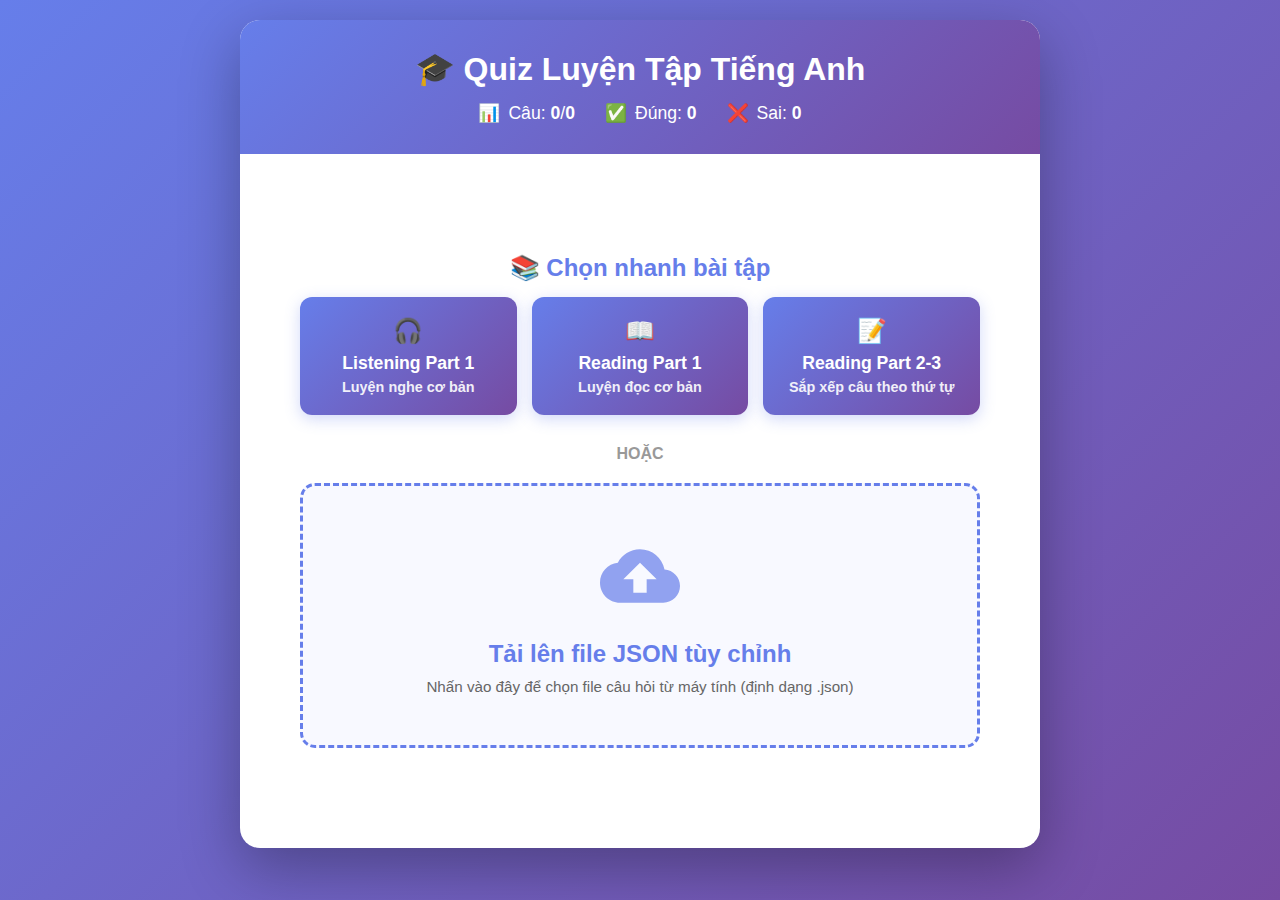
<file: index.html>
<!DOCTYPE html>
<html lang="vi">
<head>
    <meta charset="UTF-8">
    <meta name="viewport" content="width=device-width, initial-scale=1.0">
    <title>Quiz Tiếng Anh - Luyện Tập</title>
    <style>
        * {
            margin: 0;
            padding: 0;
            box-sizing: border-box;
        }

        body {
            font-family: 'Segoe UI', Tahoma, Geneva, Verdana, sans-serif;
            background: linear-gradient(135deg, #667eea 0%, #764ba2 100%);
            min-height: 100vh;
            padding: 20px;
            color: #333;
        }

        .container {
            max-width: 800px;
            margin: 0 auto;
            background: white;
            border-radius: 20px;
            box-shadow: 0 20px 60px rgba(0, 0, 0, 0.3);
            overflow: hidden;
        }

        .header {
            background: linear-gradient(135deg, #667eea 0%, #764ba2 100%);
            color: white;
            padding: 30px;
            text-align: center;
        }

        .header h1 {
            font-size: 2em;
            margin-bottom: 10px;
        }

        .stats {
            display: flex;
            justify-content: center;
            gap: 30px;
            margin-top: 15px;
            font-size: 1.1em;
        }

        .stat-item {
            display: flex;
            align-items: center;
            gap: 8px;
        }

        .content {
            padding: 40px;
        }

        .upload-section {
            text-align: center;
            padding: 60px 20px;
        }

        .upload-area {
            border: 3px dashed #667eea;
            border-radius: 15px;
            padding: 50px;
            cursor: pointer;
            transition: all 0.3s;
            background: #f8f9ff;
        }

        .upload-area:hover {
            border-color: #764ba2;
            background: #f0f2ff;
            transform: translateY(-2px);
        }

        .upload-area svg {
            width: 80px;
            height: 80px;
            margin-bottom: 20px;
            opacity: 0.7;
        }

        .upload-area h2 {
            color: #667eea;
            margin-bottom: 10px;
        }

        .upload-area p {
            color: #666;
            font-size: 0.95em;
        }

        #fileInput {
            display: none;
        }

        .quiz-section {
            display: none;
        }

        .passage-text {
            background: #f8f9ff;
            padding: 20px;
            border-radius: 10px;
            margin-bottom: 20px;
            line-height: 1.8;
            font-size: 1.1em;
            color: #333;
            border-left: 4px solid #667eea;
            white-space: pre-line;
        }

        .question-header {
            background: #f8f9ff;
            padding: 20px;
            border-radius: 10px;
            margin-bottom: 30px;
        }

        .question-number {
            color: #667eea;
            font-weight: bold;
            font-size: 1.1em;
            margin-bottom: 10px;
        }

        .vn-title {
            color: #764ba2;
            font-size: 1em;
            margin-bottom: 10px;
            font-style: italic;
            display: none;
        }

        .vn-title.show {
            display: block;
        }

        .question-text {
            font-size: 1.5em;
            font-weight: 600;
            color: #333;
            margin-bottom: 10px;
        }

        .options {
            display: flex;
            flex-direction: column;
            gap: 15px;
            margin-bottom: 30px;
        }

        .option-btn {
            background: white;
            border: 2px solid #e0e0e0;
            border-radius: 12px;
            padding: 20px;
            font-size: 1.1em;
            cursor: pointer;
            transition: all 0.3s;
            text-align: left;
            display: flex;
            align-items: center;
            gap: 15px;
        }

        .option-btn:hover:not(:disabled) {
            border-color: #667eea;
            background: #f8f9ff;
            transform: translateX(5px);
        }

        .option-btn:disabled {
            cursor: not-allowed;
        }

        .option-label {
            background: #667eea;
            color: white;
            width: 35px;
            height: 35px;
            border-radius: 50%;
            display: flex;
            align-items: center;
            justify-content: center;
            font-weight: bold;
            flex-shrink: 0;
        }

        .option-text {
            flex: 1;
        }

        .option-vi {
            color: #666;
            font-size: 0.9em;
            margin-top: 5px;
            display: none;
        }

        .option-vi.show {
            display: block;
        }

        .option-btn.correct {
            border-color: #4caf50;
            background: #e8f5e9;
        }

        .option-btn.correct .option-label {
            background: #4caf50;
        }

        .option-btn.wrong {
            border-color: #f44336;
            background: #ffebee;
        }

        .option-btn.wrong .option-label {
            background: #f44336;
        }

        .result-box {
            display: none;
            padding: 25px;
            border-radius: 12px;
            margin-bottom: 30px;
            animation: slideIn 0.5s;
        }

        .result-box.show {
            display: block;
        }

        .result-box.correct {
            background: #e8f5e9;
            border-left: 5px solid #4caf50;
        }

        .result-box.wrong {
            background: #ffebee;
            border-left: 5px solid #f44336;
        }

        .result-icon {
            font-size: 2em;
            margin-bottom: 10px;
        }

        .result-text {
            font-size: 1.2em;
            font-weight: bold;
            margin-bottom: 10px;
        }

        .correct-answer {
            margin-top: 10px;
            padding: 10px;
            background: rgba(255, 255, 255, 0.5);
            border-radius: 8px;
        }

        .question-vi {
            color: #666;
            font-style: italic;
            margin-top: 10px;
        }

        .buttons {
            display: flex;
            gap: 15px;
            flex-wrap: wrap;
        }

        .btn {
            flex: 1;
            min-width: 150px;
            padding: 15px 30px;
            border: none;
            border-radius: 10px;
            font-size: 1em;
            font-weight: 600;
            cursor: pointer;
            transition: all 0.3s;
        }

        .btn-primary {
            background: #667eea;
            color: white;
        }

        .btn-primary:hover {
            background: #5568d3;
            transform: translateY(-2px);
            box-shadow: 0 5px 15px rgba(102, 126, 234, 0.4);
        }

        .btn-secondary {
            background: #e0e0e0;
            color: #333;
        }

        .btn-secondary:hover {
            background: #d0d0d0;
            transform: translateY(-2px);
        }

        .btn-success {
            background: #4caf50;
            color: white;
        }

        .btn-success:hover {
            background: #45a049;
            transform: translateY(-2px);
            box-shadow: 0 5px 15px rgba(76, 175, 80, 0.4);
        }

        .btn:disabled {
            opacity: 0.5;
            cursor: not-allowed;
            transform: none !important;
        }

        .quick-select-btn {
            background: linear-gradient(135deg, #667eea 0%, #764ba2 100%);
            color: white;
            border: none;
            border-radius: 12px;
            padding: 20px;
            font-size: 1em;
            font-weight: 600;
            cursor: pointer;
            transition: all 0.3s;
            text-align: center;
            box-shadow: 0 4px 15px rgba(102, 126, 234, 0.3);
        }

        .quick-select-btn:hover {
            transform: translateY(-3px);
            box-shadow: 0 6px 20px rgba(102, 126, 234, 0.5);
        }

        .quick-select-btn .icon {
            font-size: 1.5em;
            display: block;
            margin-bottom: 8px;
        }

        .quick-select-btn .title {
            font-size: 1.1em;
            margin-bottom: 5px;
        }

        .quick-select-btn .count {
            font-size: 0.9em;
            opacity: 0.9;
        }

        .completion-screen {
            display: none;
            text-align: center;
            padding: 40px;
        }

        .completion-screen.show {
            display: block;
        }

        .completion-icon {
            font-size: 5em;
            margin-bottom: 20px;
        }

        .completion-score {
            font-size: 3em;
            color: #667eea;
            font-weight: bold;
            margin-bottom: 10px;
        }

        .completion-message {
            font-size: 1.5em;
            color: #666;
            margin-bottom: 30px;
        }

        @keyframes slideIn {
            from {
                opacity: 0;
                transform: translateY(-20px);
            }
            to {
                opacity: 1;
                transform: translateY(0);
            }
        }

        .error-message {
            background: #ffebee;
            border-left: 5px solid #f44336;
            padding: 20px;
            border-radius: 10px;
            margin-top: 20px;
            display: none;
        }

        .error-message.show {
            display: block;
            animation: slideIn 0.5s;
        }

        .modal-overlay {
            display: none;
            position: fixed;
            top: 0;
            left: 0;
            right: 0;
            bottom: 0;
            background: rgba(0, 0, 0, 0.5);
            z-index: 1000;
            align-items: center;
            justify-content: center;
            animation: fadeIn 0.3s;
        }

        .modal-overlay.show {
            display: flex;
        }

        .modal-box {
            background: white;
            border-radius: 20px;
            padding: 40px;
            max-width: 500px;
            width: 90%;
            box-shadow: 0 20px 60px rgba(0, 0, 0, 0.3);
            animation: slideUp 0.3s;
            text-align: center;
        }

        .modal-icon {
            font-size: 3em;
            margin-bottom: 20px;
        }

        .modal-title {
            font-size: 1.5em;
            font-weight: bold;
            color: #333;
            margin-bottom: 15px;
        }

        .modal-message {
            font-size: 1.1em;
            color: #666;
            margin-bottom: 30px;
            line-height: 1.5;
        }

        .modal-buttons {
            display: flex;
            gap: 15px;
            justify-content: center;
        }

        .modal-btn {
            padding: 12px 30px;
            border: none;
            border-radius: 10px;
            font-size: 1em;
            font-weight: 600;
            cursor: pointer;
            transition: all 0.3s;
            min-width: 120px;
        }

        .modal-btn-confirm {
            background: #667eea;
            color: white;
        }

        .modal-btn-confirm:hover {
            background: #5568d3;
            transform: translateY(-2px);
            box-shadow: 0 5px 15px rgba(102, 126, 234, 0.4);
        }

        .modal-btn-cancel {
            background: #e0e0e0;
            color: #333;
        }

        .modal-btn-cancel:hover {
            background: #d0d0d0;
            transform: translateY(-2px);
        }

        @keyframes fadeIn {
            from {
                opacity: 0;
            }
            to {
                opacity: 1;
            }
        }

        @keyframes slideUp {
            from {
                opacity: 0;
                transform: translateY(30px);
            }
            to {
                opacity: 1;
                transform: translateY(0);
            }
        }

        @media (max-width: 600px) {
            .content {
                padding: 20px;
            }

            .header h1 {
                font-size: 1.5em;
            }

            .stats {
                flex-direction: column;
                gap: 10px;
            }

            .question-text {
                font-size: 1.2em;
            }

            .buttons {
                flex-direction: column;
            }

            .btn {
                width: 100%;
            }

            .modal-box {
                padding: 30px 20px;
            }

            .modal-buttons {
                flex-direction: column;
            }

            .modal-btn {
                width: 100%;
            }
        }

        .mb-16 {
            margin-bottom: 16px;
        }

        .passage-selector {
            background: #f8f9ff;
            padding: 20px;
            border-radius: 10px;
            margin-bottom: 20px;
            border-left: 4px solid #764ba2;
        }

        .passage-selector-title {
            font-size: 1.1em;
            font-weight: bold;
            color: #764ba2;
            margin-bottom: 15px;
        }

        .passage-buttons {
            display: flex;
            gap: 10px;
            flex-wrap: wrap;
        }

        .passage-btn {
            padding: 10px 20px;
            border: 2px solid #667eea;
            background: white;
            border-radius: 8px;
            cursor: pointer;
            transition: all 0.3s;
            font-weight: 600;
            color: #667eea;
        }

        .passage-btn:hover {
            background: #667eea;
            color: white;
            transform: translateY(-2px);
        }

        .passage-btn.active {
            background: #667eea;
            color: white;
        }

        /* Reading Part 2-3: Drag & Drop Styles */
        .sorting-container {
            margin: 20px 0;
        }

        .fixed-sentence {
            background: linear-gradient(135deg, #667eea 0%, #764ba2 100%);
            color: white;
            padding: 20px;
            border-radius: 10px;
            margin-bottom: 20px;
            font-size: 1.05em;
            line-height: 1.6;
            box-shadow: 0 4px 15px rgba(102, 126, 234, 0.3);
        }

        .fixed-sentence-label {
            font-weight: bold;
            font-size: 0.9em;
            opacity: 0.9;
            margin-bottom: 8px;
        }

        .sortable-item {
            background: white;
            border: 2px solid #e0e0e0;
            border-radius: 10px;
            padding: 15px 20px;
            margin-bottom: 12px;
            cursor: grab;
            transition: all 0.3s ease;
            display: flex;
            align-items: center;
            gap: 15px;
        }

        .sortable-item:hover {
            border-color: #667eea;
            box-shadow: 0 4px 12px rgba(102, 126, 234, 0.2);
            transform: translateY(-2px);
        }

        .sortable-item.dragging {
            opacity: 0.5;
            cursor: grabbing;
        }

        .sortable-item.drag-over {
            border-color: #764ba2;
            border-style: dashed;
            background: #f8f9ff;
        }

        .item-number {
            background: linear-gradient(135deg, #667eea 0%, #764ba2 100%);
            color: white;
            width: 35px;
            height: 35px;
            border-radius: 50%;
            display: flex;
            align-items: center;
            justify-content: center;
            font-weight: bold;
            flex-shrink: 0;
        }

        .item-content {
            flex: 1;
            line-height: 1.6;
        }

        .item-vi {
            color: #764ba2;
            font-style: italic;
            margin-top: 8px;
            display: none;
        }

        .item-vi.show {
            display: block;
        }

        .drag-handle {
            color: #999;
            font-size: 1.5em;
            cursor: grab;
        }

        .sortable-item.correct .item-number {
            background: linear-gradient(135deg, #4caf50 0%, #45a049 100%);
        }

        .sortable-item.wrong .item-number {
            background: linear-gradient(135deg, #f44336 0%, #d32f2f 100%);
        }

        /* Button Grid Layout cho Submit + Next */
        .button-grid {
            display: grid;
            grid-template-columns: 1fr 1fr;
            gap: 10px;
            margin-bottom: 16px;
        }

        .button-grid .btn {
            margin: 0;
        }

        #submitBtn {
            display: none;
        }

        #submitBtn.show {
            display: block;
        }
    </style>
</head>
<body>
    <div class="container">
        <div class="header">
            <h1>🎓 Quiz Luyện Tập Tiếng Anh</h1>
            <div class="stats">
                <div class="stat-item">
                    <span>📊</span>
                    <span>Câu: <strong id="currentQuestion">0</strong>/<strong id="totalQuestions">0</strong></span>
                </div>
                <div class="stat-item">
                    <span>✅</span>
                    <span>Đúng: <strong id="correctCount">0</strong></span>
                </div>
                <div class="stat-item">
                    <span>❌</span>
                    <span>Sai: <strong id="wrongCount">0</strong></span>
                </div>
            </div>
        </div>

        <div class="content">
            <div class="upload-section" id="uploadSection">
                <div style="margin-bottom: 30px;">
                    <h2 style="color: #667eea; margin-bottom: 15px; text-align: center;">📚 Chọn nhanh bài tập</h2>
                    <div id="quickSelectContainer" style="display: grid; grid-template-columns: repeat(auto-fit, minmax(200px, 1fr)); gap: 15px; margin-bottom: 20px;"></div>
                </div>

                <div style="text-align: center; color: #999; margin: 20px 0; font-weight: bold;">HOẶC</div>

                <div class="upload-area" onclick="document.getElementById('fileInput').click()">
                    <svg fill="#667eea" viewBox="0 0 24 24" xmlns="http://www.w3.org/2000/svg">
                        <path d="M19.35 10.04C18.67 6.59 15.64 4 12 4 9.11 4 6.6 5.64 5.35 8.04 2.34 8.36 0 10.91 0 14c0 3.31 2.69 6 6 6h13c2.76 0 5-2.24 5-5 0-2.64-2.05-4.78-4.65-4.96zM14 13v4h-4v-4H7l5-5 5 5h-3z"/>
                    </svg>
                    <h2>Tải lên file JSON tùy chỉnh</h2>
                    <p>Nhấn vào đây để chọn file câu hỏi từ máy tính (định dạng .json)</p>
                </div>
                <input type="file" id="fileInput" accept=".json" onchange="handleFileUpload(event)">
                <div class="error-message" id="errorMessage"></div>
            </div>

            <div class="quiz-section" id="quizSection">
                <div id="passageSelectorContainer"></div>
                <div id="passageContainer"></div>
                
                <div class="question-header">
                    <div class="question-number" id="questionNumber"></div>
                    <div class="vn-title" id="vnTitle"></div>
                    <div class="question-text" id="questionText"></div>
                </div>

                <div class="options" id="optionsContainer"></div>

                <div class="button-grid" id="buttonContainer">
                    <button class="btn btn-primary" id="submitBtn" onclick="submitAnswer()">
                        ✓ Submit
                    </button>
                    <button class="btn btn-primary" id="nextBtn" onclick="nextQuestion()" disabled>
                        Câu tiếp theo →
                    </button>
                </div>

                <div class="result-box" id="resultBox">
                    <div class="result-icon" id="resultIcon"></div>
                    <div class="result-text" id="resultText"></div>
                    <div class="correct-answer" id="correctAnswer"></div>
                    <div class="question-vi" id="questionVi"></div>
                </div>

                <div class="buttons">
                    <button class="btn btn-secondary" onclick="shuffleQuestions()">
                        🔀 Trộn câu hỏi
                    </button>
                    <button class="btn btn-secondary" onclick="resetQuiz()">
                        🔄 Làm mới
                    </button>
                </div>
            </div>

            <div class="completion-screen" id="completionScreen">
                <div class="completion-icon">🎉</div>
                <div class="completion-score" id="finalScore"></div>
                <div class="completion-message" id="completionMessage"></div>
                <div class="buttons">
                    <button class="btn btn-success" onclick="restartQuiz()">
                        🔁 Làm lại
                    </button>
                    <button class="btn btn-secondary" onclick="shuffleAndRestart()">
                        🔀 Trộn & làm lại
                    </button>
                    <button class="btn btn-secondary" onclick="resetQuiz()">
                        📤 Tải file mới
                    </button>
                </div>
            </div>
        </div>
    </div>

    <div class="modal-overlay" id="modalOverlay">
        <div class="modal-box">
            <div class="modal-icon" id="modalIcon">❓</div>
            <div class="modal-title" id="modalTitle">Xác nhận</div>
            <div class="modal-message" id="modalMessage">Bạn có chắc chắn muốn thực hiện hành động này?</div>
            <div class="modal-buttons">
                <button class="modal-btn modal-btn-confirm" id="modalConfirm">Đồng ý</button>
                <button class="modal-btn modal-btn-cancel" id="modalCancel">Hủy</button>
            </div>
        </div>
    </div>

    <script>
        const availableQuizFiles = [
            {
                filename: 'listening_part_1.json',
                title: 'Listening Part 1',
                icon: '🎧',
                description: 'Luyện nghe cơ bản'
            },
            {
                filename: 'reading_part_1.json',
                title: 'Reading Part 1',
                icon: '📖',
                description: 'Luyện đọc cơ bản'
            },
            {
                filename: 'reading_part_2_3.json',
                title: 'Reading Part 2-3',
                icon: '📝',
                description: 'Sắp xếp câu theo thứ tự'
            }
        ];

        let allPassages = [];
        let currentPassageIndex = 0;
        let questions = [];
        let currentIndex = 0;
        let correctAnswers = 0;
        let wrongAnswers = 0;
        let answered = false;
        let isMultiPassageFormat = false;
        let currentQuizType = ''; // 'reading_part_2_3', 'default', etc.
        let userAnswerOrder = []; // Thứ tự user sắp xếp cho reading_part_2_3
        let hasSubmitted = false; // Đã submit chưa

        function showModal(options) {
            return new Promise((resolve) => {
                const modal = document.getElementById('modalOverlay');
                const icon = document.getElementById('modalIcon');
                const title = document.getElementById('modalTitle');
                const message = document.getElementById('modalMessage');
                const confirmBtn = document.getElementById('modalConfirm');
                const cancelBtn = document.getElementById('modalCancel');

                icon.textContent = options.icon || '❓';
                title.textContent = options.title || 'Xác nhận';
                message.textContent = options.message || 'Bạn có chắc chắn?';
                confirmBtn.textContent = options.confirmText || 'Đồng ý';
                cancelBtn.textContent = options.cancelText || 'Hủy';

                modal.classList.add('show');

                const handleConfirm = () => {
                    modal.classList.remove('show');
                    cleanup();
                    resolve(true);
                };

                const handleCancel = () => {
                    modal.classList.remove('show');
                    cleanup();
                    resolve(false);
                };

                const handleOverlayClick = (e) => {
                    if (e.target === modal) handleCancel();
                };

                const handleEscape = (e) => {
                    if (e.key === 'Escape') handleCancel();
                };

                const cleanup = () => {
                    confirmBtn.removeEventListener('click', handleConfirm);
                    cancelBtn.removeEventListener('click', handleCancel);
                    modal.removeEventListener('click', handleOverlayClick);
                    document.removeEventListener('keydown', handleEscape);
                };

                confirmBtn.addEventListener('click', handleConfirm);
                cancelBtn.addEventListener('click', handleCancel);
                modal.addEventListener('click', handleOverlayClick);
                document.addEventListener('keydown', handleEscape);
            });
        }

        window.onload = function() {
            renderQuickSelectButtons();
        };

        function renderQuickSelectButtons() {
            const container = document.getElementById('quickSelectContainer');
            container.innerHTML = '';

            availableQuizFiles.forEach(file => {
                const btn = document.createElement('button');
                btn.className = 'quick-select-btn';
                btn.onclick = () => loadQuizFile(file.filename, file.title);
                btn.innerHTML = `
                    <div class="icon">${file.icon}</div>
                    <div class="title">${file.title}</div>
                    <div class="count">${file.description}</div>
                `;
                container.appendChild(btn);
            });
        }

        async function loadQuizFile(filename, title) {
            try {
                const response = await fetch(filename);
                if (!response.ok) {
                    throw new Error(`Không tìm thấy file: ${filename}`);
                }
                
                const data = await response.json();
                processQuizData(data);
            } catch (error) {
                showError(`Lỗi tải file "${filename}": ${error.message}. Vui lòng đảm bảo file tồn tại trong cùng thư mục với index.html`);
            }
        }

        function handleFileUpload(event) {
            const file = event.target.files[0];
            if (!file) return;

            const reader = new FileReader();
            reader.onload = function(e) {
                try {
                    const data = JSON.parse(e.target.result);
                    processQuizData(data);
                } catch (error) {
                    showError('Lỗi đọc file JSON: ' + error.message);
                }
            };
            reader.readAsText(file);
        }

        function processQuizData(data) {
            // Kiểm tra xem có phải là mảng các đề không
            if (Array.isArray(data)) {
                // Kiểm tra xem có phải là reading_part_2_3 không
                const isReadingPart23 = data.every(item => 
                    item.type === 'reading_part_2_3' && 
                    item.fixed && 
                    item.items && 
                    Array.isArray(item.items) && 
                    item.answer
                );

                if (isReadingPart23) {
                    // Format reading_part_2_3
                    currentQuizType = 'reading_part_2_3';
                    isMultiPassageFormat = false;
                    allPassages = [];
                    questions = data;
                    
                    if (questions.length === 0) {
                        showError('File JSON không chứa câu hỏi nào!');
                        return;
                    }
                    
                    startQuiz();
                    return;
                }

                // Kiểm tra xem có phải là mảng đề (mỗi phần tử có items và text) không
                const isArrayOfPassages = data.every(item => 
                    item.items && Array.isArray(item.items) && item.text
                );

                if (isArrayOfPassages) {
                    // Mảng nhiều đề
                    currentQuizType = 'default';
                    isMultiPassageFormat = true;
                    allPassages = data;
                    currentPassageIndex = 0;
                    loadPassage(0);
                    startQuiz();
                } else {
                    // Mảng câu hỏi cũ
                    currentQuizType = 'default';
                    isMultiPassageFormat = false;
                    allPassages = [];
                    questions = data;
                    
                    if (questions.length === 0) {
                        showError('File JSON không chứa câu hỏi nào!');
                        return;
                    }

                    const isValid = questions.every(q => 
                        q.question && 
                        q.options && 
                        q.answer
                    );

                    if (!isValid) {
                        showError('Cấu trúc câu hỏi không hợp lệ! Vui lòng kiểm tra lại file JSON.');
                        return;
                    }

                    startQuiz();
                }
            } else if (data.items && Array.isArray(data.items) && data.text) {
                // Đề đơn
                currentQuizType = 'default';
                isMultiPassageFormat = true;
                allPassages = [data];
                currentPassageIndex = 0;
                loadPassage(0);
                startQuiz();
            } else {
                showError('Format file JSON không hợp lệ!');
                return;
            }
        }

        function loadPassage(index) {
            if (index < 0 || index >= allPassages.length) return;
            
            currentPassageIndex = index;
            const passage = allPassages[index];
            
            // Chuyển đổi items sang format câu hỏi chuẩn
            questions = passage.items.map(item => ({
                question: item.sentence || item.question || '',
                question_vi: '',
                vn_title: passage.vn_title || '',
                passage_text: passage.text || '',
                options: item.options || {},
                answer: item.answer || ''
            }));

            currentIndex = 0;
            renderPassageSelector();
            renderQuestion();
        }

        function renderPassageSelector() {
            const container = document.getElementById('passageSelectorContainer');
            
            if (!isMultiPassageFormat || allPassages.length <= 1) {
                container.innerHTML = '';
                return;
            }

            let html = '<div class="passage-selector">';
            html += '<div class="passage-selector-title">📝 Chọn đề:</div>';
            html += '<div class="passage-buttons">';
            
            allPassages.forEach((passage, index) => {
                const isActive = index === currentPassageIndex;
                html += `
                    <button 
                        class="passage-btn ${isActive ? 'active' : ''}" 
                        onclick="switchPassage(${index})"
                    >
                        Đề ${index + 1}
                    </button>
                `;
            });
            
            html += '</div></div>';
            container.innerHTML = html;
        }

        function switchPassage(index) {
            if (index === currentPassageIndex) return;
            
            showModal({
                icon: '📝',
                title: 'Chuyển đề',
                message: 'Bạn có muốn chuyển sang đề khác? Tiến độ đề hiện tại sẽ được lưu.',
                confirmText: 'Chuyển đề',
                cancelText: 'Hủy'
            }).then(confirmed => {
                if (confirmed) {
                    loadPassage(index);
                }
            });
        }

        function showError(message) {
            const errorDiv = document.getElementById('errorMessage');
            errorDiv.textContent = '❌ ' + message;
            errorDiv.classList.add('show');
            setTimeout(() => {
                errorDiv.classList.remove('show');
            }, 5000);
        }

        function startQuiz() {
            document.getElementById('uploadSection').style.display = 'none';
            document.getElementById('quizSection').style.display = 'block';
            document.getElementById('totalQuestions').textContent = questions.length;
            currentIndex = 0;
            correctAnswers = 0;
            wrongAnswers = 0;
            updateStats();
            renderPassageSelector();
            renderQuestion();
        }

        function renderQuestion() {
            if (currentIndex >= questions.length) {
                showCompletion();
                return;
            }

            answered = false;
            hasSubmitted = false;
            const question = questions[currentIndex];
            
            // Reset button container
            const buttonContainer = document.getElementById('buttonContainer');
            const submitBtn = document.getElementById('submitBtn');
            const nextBtn = document.getElementById('nextBtn');
            
            // Hiển thị đoạn văn nếu là format đoạn văn
            const passageContainer = document.getElementById('passageContainer');
            if (isMultiPassageFormat && currentIndex === 0 && question.passage_text) {
                passageContainer.innerHTML = `
                    <div class="passage-text">
                        <strong style="color: #764ba2; display: block; margin-bottom: 10px;">${question.vn_title || ''}</strong>
                        ${question.passage_text}
                    </div>
                `;
            } else if (!isMultiPassageFormat) {
                passageContainer.innerHTML = '';
            }
            
            document.getElementById('questionNumber').textContent = 
                `Câu ${currentIndex + 1}/${questions.length}`;
            
            const vnTitleElement = document.getElementById('vnTitle');
            vnTitleElement.textContent = question.vn_title || '';
            vnTitleElement.classList.remove('show');
            
            const optionsContainer = document.getElementById('optionsContainer');
            document.getElementById('resultBox').classList.remove('show');
            
            // Kiểm tra nếu là reading_part_2_3
            if (currentQuizType === 'reading_part_2_3') {
                renderReadingPart23(question);
                
                // Show submit button, hide next initially
                buttonContainer.classList.add('button-grid');
                submitBtn.classList.add('show');
                submitBtn.disabled = false;
                nextBtn.disabled = true;
            } else {
                // Default quiz rendering
                document.getElementById('questionText').textContent = question.question;
                optionsContainer.innerHTML = '';
                
                Object.keys(question.options).forEach(key => {
                    const option = question.options[key];
                    const btn = document.createElement('button');
                    btn.className = 'option-btn';
                    btn.onclick = () => checkAnswer(key);
                    btn.innerHTML = `
                        <div class="option-label">${key}</div>
                        <div class="option-text">
                            <div>${option.text}</div>
                            <div class="option-vi">${option.vi || ''}</div>
                        </div>
                    `;
                    optionsContainer.appendChild(btn);
                });
                
                // Hide submit button for default quiz
                buttonContainer.classList.remove('button-grid');
                submitBtn.classList.remove('show');
                nextBtn.disabled = true;
            }
        }

        function checkAnswer(selectedAnswer) {
            if (answered) return;
            answered = true;

            const question = questions[currentIndex];
            const isCorrect = selectedAnswer === question.answer;
            
            if (isCorrect) {
                correctAnswers++;
            } else {
                wrongAnswers++;
            }
            updateStats();

            document.getElementById('vnTitle').classList.add('show');

            const buttons = document.querySelectorAll('.option-btn');
            buttons.forEach((btn, index) => {
                btn.disabled = true;
                const key = Object.keys(question.options)[index];
                
                const optionViElement = btn.querySelector('.option-vi');
                if (optionViElement && optionViElement.textContent.trim()) {
                    optionViElement.classList.add('show');
                }
                
                if (key === question.answer) {
                    btn.classList.add('correct');
                } else if (key === selectedAnswer && !isCorrect) {
                    btn.classList.add('wrong');
                }
            });

            const resultBox = document.getElementById('resultBox');
            resultBox.classList.add('show');
            resultBox.className = 'result-box show ' + (isCorrect ? 'correct' : 'wrong');
            
            document.getElementById('resultIcon').textContent = isCorrect ? '✅' : '❌';
            document.getElementById('resultText').textContent = isCorrect ? 'Chính xác!' : 'Chưa đúng!';
            
            const correctOption = question.options[question.answer];
            const correctViText = correctOption.vi ? ` (${correctOption.vi})` : '';
            document.getElementById('correctAnswer').innerHTML = 
                `<strong>Đáp án đúng:</strong> ${question.answer}. ${correctOption.text}${correctViText}`;
            
            if (question.question_vi) {
                document.getElementById('questionVi').innerHTML = 
                    `<strong>Câu hỏi tiếng Việt:</strong> ${question.question_vi}`;
            } else {
                document.getElementById('questionVi').innerHTML = '';
            }
            
            document.getElementById('nextBtn').disabled = false;
        }

        function nextQuestion() {
            // Nếu là reading_part_2_3 và chưa submit, thì submit trước
            if (currentQuizType === 'reading_part_2_3' && !hasSubmitted) {
                submitAnswer();
                return; // Không chuyển sang câu tiếp theo
            }
            
            currentIndex++;
            renderQuestion();
        }

        function renderReadingPart23(question) {
            // Ẩn question text mặc định, hiển thị title
            document.getElementById('questionText').textContent = '';
            document.getElementById('vnTitle').textContent = question.vn_title || '';
            
            const optionsContainer = document.getElementById('optionsContainer');
            optionsContainer.innerHTML = '';
            
            // Tạo container cho sorting
            const sortingContainer = document.createElement('div');
            sortingContainer.className = 'sorting-container';
            
            // Hiển thị câu cố định
            const fixedDiv = document.createElement('div');
            fixedDiv.className = 'fixed-sentence';
            fixedDiv.innerHTML = `
                <div class="fixed-sentence-label">0. (Câu cố định)</div>
                <div>${question.fixed.sentence}</div>
            `;
            sortingContainer.appendChild(fixedDiv);
            
            // Hiển thị các câu cần sắp xếp
            question.items.forEach((item, index) => {
                const itemDiv = document.createElement('div');
                itemDiv.className = 'sortable-item';
                itemDiv.draggable = true;
                itemDiv.dataset.originalNumber = item.number;
                itemDiv.dataset.index = index;
                
                itemDiv.innerHTML = `
                    <span class="drag-handle">☰</span>
                    <div class="item-number">${item.number}</div>
                    <div class="item-content">
                        <div>${item.sentence}</div>
                        <div class="item-vi">${item.vi || ''}</div>
                    </div>
                `;
                
                // Thêm drag & drop event listeners
                itemDiv.addEventListener('dragstart', handleDragStart);
                itemDiv.addEventListener('dragend', handleDragEnd);
                itemDiv.addEventListener('dragover', handleDragOver);
                itemDiv.addEventListener('drop', handleDrop);
                itemDiv.addEventListener('dragenter', handleDragEnter);
                itemDiv.addEventListener('dragleave', handleDragLeave);
                
                sortingContainer.appendChild(itemDiv);
            });
            
            optionsContainer.appendChild(sortingContainer);
        }

        let draggedElement = null;

        function handleDragStart(e) {
            draggedElement = this;
            this.classList.add('dragging');
            e.dataTransfer.effectAllowed = 'move';
            e.dataTransfer.setData('text/html', this.innerHTML);
        }

        function handleDragEnd(e) {
            this.classList.remove('dragging');
            
            // Remove all drag-over classes
            document.querySelectorAll('.sortable-item').forEach(item => {
                item.classList.remove('drag-over');
            });
        }

        function handleDragOver(e) {
            if (e.preventDefault) {
                e.preventDefault();
            }
            e.dataTransfer.dropEffect = 'move';
            return false;
        }

        function handleDragEnter(e) {
            if (this !== draggedElement) {
                this.classList.add('drag-over');
            }
        }

        function handleDragLeave(e) {
            this.classList.remove('drag-over');
        }

        function handleDrop(e) {
            if (e.stopPropagation) {
                e.stopPropagation();
            }
            
            if (draggedElement !== this) {
                // Swap elements
                const allItems = Array.from(document.querySelectorAll('.sortable-item'));
                const draggedIndex = allItems.indexOf(draggedElement);
                const targetIndex = allItems.indexOf(this);
                
                if (draggedIndex < targetIndex) {
                    this.parentNode.insertBefore(draggedElement, this.nextSibling);
                } else {
                    this.parentNode.insertBefore(draggedElement, this);
                }
            }
            
            return false;
        }

        function submitAnswer() {
            if (hasSubmitted) return;
            hasSubmitted = true;
            
            const question = questions[currentIndex];
            
            // Lấy thứ tự hiện tại của user
            const items = document.querySelectorAll('.sortable-item');
            userAnswerOrder = Array.from(items).map(item => 
                parseInt(item.dataset.originalNumber)
            );
            
            // So sánh với đáp án đúng
            const correctAnswer = question.answer;
            const isCorrect = JSON.stringify(userAnswerOrder) === JSON.stringify(correctAnswer);
            
            if (isCorrect) {
                correctAnswers++;
            } else {
                wrongAnswers++;
            }
            updateStats();
            
            // Hiển thị tiếng Việt và đánh dấu đúng/sai
            document.getElementById('vnTitle').classList.add('show');
            items.forEach((item, index) => {
                const viElement = item.querySelector('.item-vi');
                if (viElement && viElement.textContent.trim()) {
                    viElement.classList.add('show');
                }
                
                // Đánh dấu đúng/sai
                const currentPos = index + 1; // Vị trí hiện tại (1-indexed)
                const originalNum = parseInt(item.dataset.originalNumber);
                const correctPos = correctAnswer.indexOf(originalNum) + 1; // Vị trí đúng (1-indexed)
                
                if (currentPos === correctPos) {
                    item.classList.add('correct');
                } else {
                    item.classList.add('wrong');
                }
                
                // Disable dragging
                item.draggable = false;
                item.style.cursor = 'default';
            });
            
            // Hiển thị fixed sentence với tiếng Việt
            const fixedSentence = document.querySelector('.fixed-sentence');
            if (fixedSentence && question.fixed.vi) {
                fixedSentence.innerHTML += `
                    <div class="item-vi show" style="margin-top: 10px;">${question.fixed.vi}</div>
                `;
            }
            
            // Hiển thị result box
            const resultBox = document.getElementById('resultBox');
            resultBox.classList.add('show');
            resultBox.className = 'result-box show ' + (isCorrect ? 'correct' : 'wrong');
            
            document.getElementById('resultIcon').textContent = isCorrect ? '✅' : '❌';
            document.getElementById('resultText').textContent = isCorrect ? 'Chính xác!' : 'Chưa đúng!';
            
            // Hiển thị đáp án đúng
            const correctOrderText = correctAnswer.map((num, idx) => 
                `${idx + 1}. Câu ${num}`
            ).join(' → ');
            
            const userOrderText = userAnswerOrder.map((num, idx) => 
                `${idx + 1}. Câu ${num}`
            ).join(' → ');
            
            document.getElementById('correctAnswer').innerHTML = 
                `<strong>Thứ tự đúng:</strong> ${correctOrderText}<br>
                 <strong>Thứ tự của bạn:</strong> ${userOrderText}`;
            
            document.getElementById('questionVi').innerHTML = '';
            
            // Enable next button
            document.getElementById('submitBtn').disabled = true;
            document.getElementById('nextBtn').disabled = false;
        }

        function updateStats() {
            document.getElementById('currentQuestion').textContent = currentIndex + 1;
            document.getElementById('correctCount').textContent = correctAnswers;
            document.getElementById('wrongCount').textContent = wrongAnswers;
        }

        function shuffleQuestions() {
            showModal({
                icon: '🔀',
                title: 'Trộn câu hỏi',
                message: 'Bạn có chắc muốn trộn ngẫu nhiên câu hỏi? Tiến độ hiện tại sẽ bị mất.',
                confirmText: 'Trộn ngay',
                cancelText: 'Hủy bỏ'
            }).then(confirmed => {
                if (confirmed) {
                    // questions = questions.sort(() => Math.random() - 0.5);
					questions = this.shuffleAnswers(questions);
                    currentIndex = 0;
                    correctAnswers = 0;
                    wrongAnswers = 0;
                    updateStats();
                    renderQuestion();
                }
            });
        }
		
		function shuffleAnswers(questions) {
		  // Kiểm tra xem có phải reading_part_2_3 không
		  const isReadingPart23 = questions.every(q => 
			q.type === 'reading_part_2_3' && q.fixed && q.items && q.answer
		  );

		  if (isReadingPart23) {
			// Xử lý riêng cho reading_part_2_3
			return questions.map(q => {
			  // Trộn items
			  const shuffledItems = [...q.items].sort(() => Math.random() - 0.5);
			  
			  // Cập nhật lại number cho items theo vị trí mới
			  const newItems = shuffledItems.map((item, index) => ({
				...item,
				number: index + 1 // Đánh lại số từ 1 đến n
			  }));
			  
			  // Tạo mapping: originalNumber -> newNumber
			  const numberMapping = {};
			  shuffledItems.forEach((item, index) => {
				numberMapping[item.number] = index + 1;
			  });
			  
			  // Cập nhật answer theo mapping
			  const newAnswer = q.answer.map(origNum => numberMapping[origNum]);
			  
			  return {
				...q,
				items: newItems,
				originalAnswer: q.answer, // Lưu answer gốc
				answer: newAnswer
			  };
			}).sort(() => Math.random() - 0.5);
		  }

		  // Kiểm tra định dạng câu hỏi thường
		  const isValidFormat = questions.every(q => {
			return q.id && 
				   q.question && 
				   q.options && 
				   typeof q.options === 'object' &&
				   q.answer &&
				   q.options[q.answer]; // Kiểm tra đáp án có tồn tại trong options
		  });

		  // Nếu không đúng định dạng, chỉ trộn câu hỏi theo cách cũ
		  if (!isValidFormat) {
			return questions.sort(() => Math.random() - 0.5);
		  }

		  // Trộn cả câu hỏi và đáp án
		  return questions.map(q => {
			// Lấy danh sách các key của options (A, B, C, ...)
			const optionKeys = Object.keys(q.options);
			
			// Tạo mảng các đáp án để trộn
			const answersArray = optionKeys.map(key => ({
			  key: key,
			  content: q.options[key]
			}));
			
			// Trộn mảng đáp án
			const shuffledAnswers = answersArray.sort(() => Math.random() - 0.5);
			
			// Tạo object options mới
			const newOptions = {};
			let newAnswer = q.answer;
			
			shuffledAnswers.forEach((item, index) => {
			  const newKey = optionKeys[index];
			  newOptions[newKey] = item.content;
			  
			  // Cập nhật đáp án đúng
			  if (item.key === q.answer) {
				newAnswer = newKey;
			  }
			});
			
			return {
			  ...q,
			  options: newOptions,
			  answer: newAnswer
			};
		  }).sort(() => Math.random() - 0.5); // Trộn thứ tự câu hỏi
		}


        function resetQuiz() {
            showModal({
                icon: '🔄',
                title: 'Làm mới Quiz',
                message: 'Bạn có chắc muốn làm mới và tải file mới? Tất cả tiến độ sẽ bị xóa.',
                confirmText: 'Làm mới',
                cancelText: 'Hủy bỏ'
            }).then(confirmed => {
                if (confirmed) {
                    questions = [];
                    allPassages = [];
                    currentIndex = 0;
                    currentPassageIndex = 0;
                    correctAnswers = 0;
                    wrongAnswers = 0;
                    isMultiPassageFormat = false;
                    document.getElementById('quizSection').style.display = 'none';
                    document.getElementById('completionScreen').classList.remove('show');
                    document.getElementById('uploadSection').style.display = 'block';
                    document.getElementById('fileInput').value = '';
                    updateStats();
                }
            });
        }

        function showCompletion() {
            document.getElementById('quizSection').style.display = 'none';
            const completionScreen = document.getElementById('completionScreen');
            completionScreen.classList.add('show');
            
            const percentage = Math.round((correctAnswers / questions.length) * 100);
            document.getElementById('finalScore').textContent = `${correctAnswers}/${questions.length} (${percentage}%)`;
            
            let message = '';
            if (percentage === 100) {
                message = '🌟 Xuất sắc! Bạn trả lời đúng tất cả!';
            } else if (percentage >= 80) {
                message = '👏 Tuyệt vời! Bạn làm rất tốt!';
            } else if (percentage >= 60) {
                message = '👍 Khá tốt! Tiếp tục cố gắng!';
            } else {
                message = '💪 Đừng nản lòng! Hãy thử lại nhé!';
            }
            document.getElementById('completionMessage').textContent = message;
        }

        function restartQuiz() {
            currentIndex = 0;
            correctAnswers = 0;
            wrongAnswers = 0;
            document.getElementById('completionScreen').classList.remove('show');
            document.getElementById('quizSection').style.display = 'block';
            updateStats();
            renderQuestion();
        }

        function shuffleAndRestart() {
            questions = questions.sort(() => Math.random() - 0.5);
            restartQuiz();
        }
    </script>
</body>
</html>
</file>
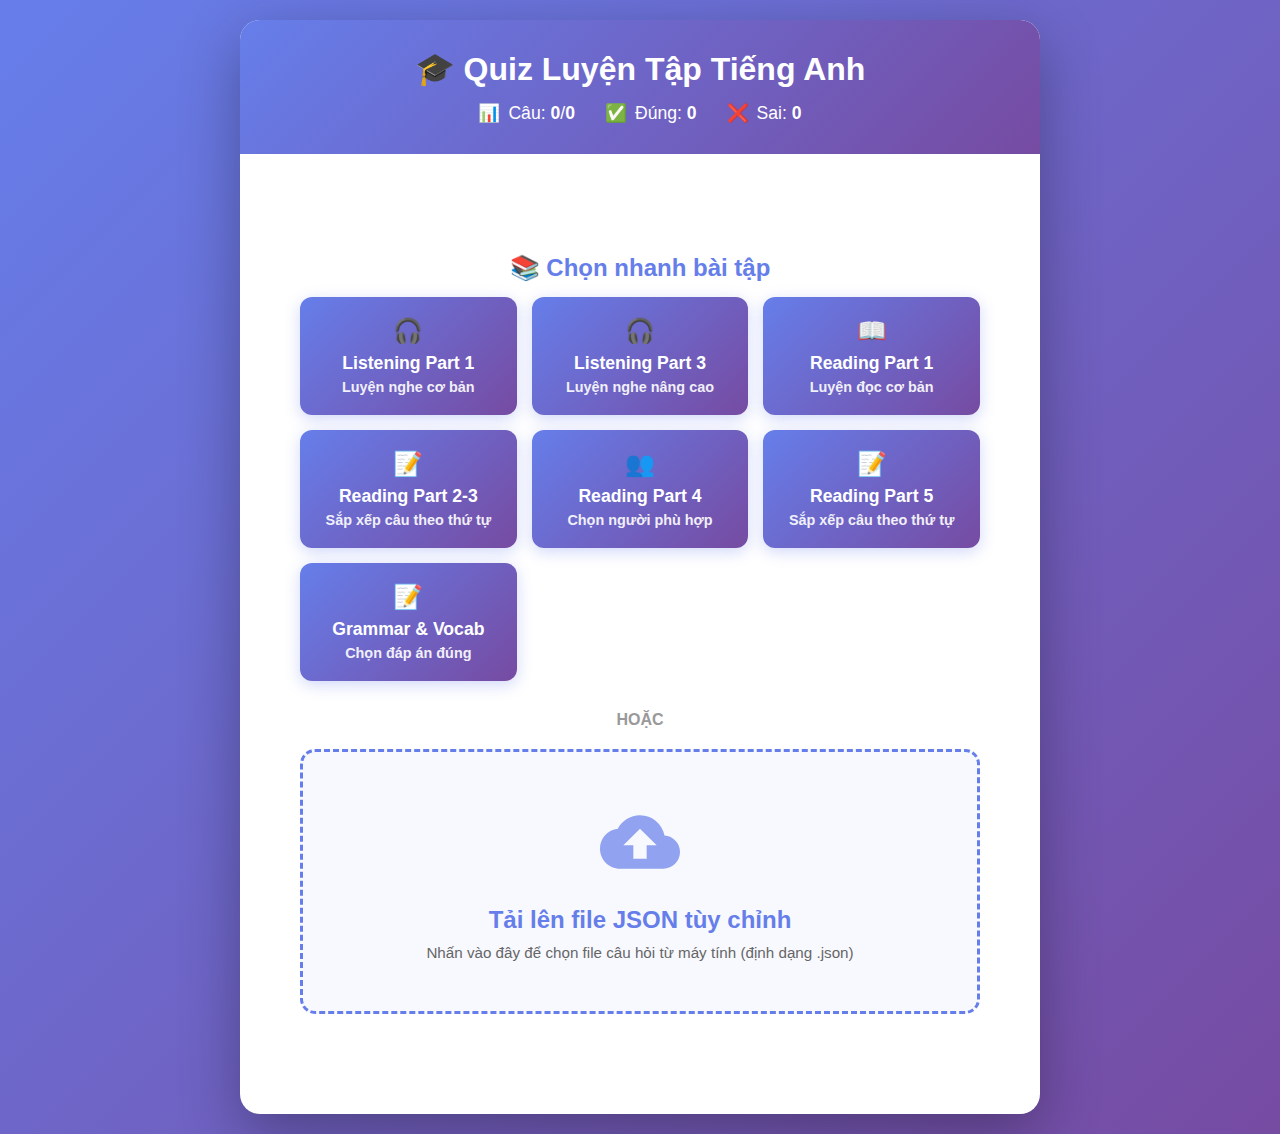
<file: index_new.html>
<!DOCTYPE html>
<html lang="vi">
<head>
    <meta charset="UTF-8">
    <meta name="viewport" content="width=device-width, initial-scale=1.0">
    <title>Quiz Tiếng Anh - Luyện Tập</title>
    <link rel="stylesheet" href="style.css">
</head>
<body>
    <div class="container">
        <div class="header">
            <h1>🎓 Quiz Luyện Tập Tiếng Anh</h1>
            <div class="stats">
                <div class="stat-item">
                    <span>📊</span>
                    <span>Câu: <strong id="currentQuestion">0</strong>/<strong id="totalQuestions">0</strong></span>
                </div>
                <div class="stat-item">
                    <span>✅</span>
                    <span>Đúng: <strong id="correctCount">0</strong></span>
                </div>
                <div class="stat-item">
                    <span>❌</span>
                    <span>Sai: <strong id="wrongCount">0</strong></span>
                </div>
            </div>
        </div>

        <div class="content">
            <div class="upload-section" id="uploadSection">
                <div style="margin-bottom: 30px;">
                    <h2 style="color: #667eea; margin-bottom: 15px; text-align: center;">📚 Chọn nhanh bài tập</h2>
                    <div id="quickSelectContainer" style="display: grid; grid-template-columns: repeat(auto-fit, minmax(200px, 1fr)); gap: 15px; margin-bottom: 20px;"></div>
                </div>

                <div style="text-align: center; color: #999; margin: 20px 0; font-weight: bold;">HOẶC</div>

                <div class="upload-area" onclick="document.getElementById('fileInput').click()">
                    <svg fill="#667eea" viewBox="0 0 24 24" xmlns="http://www.w3.org/2000/svg">
                        <path d="M19.35 10.04C18.67 6.59 15.64 4 12 4 9.11 4 6.6 5.64 5.35 8.04 2.34 8.36 0 10.91 0 14c0 3.31 2.69 6 6 6h13c2.76 0 5-2.24 5-5 0-2.64-2.05-4.78-4.65-4.96zM14 13v4h-4v-4H7l5-5 5 5h-3z"/>
                    </svg>
                    <h2>Tải lên file JSON tùy chỉnh</h2>
                    <p>Nhấn vào đây để chọn file câu hỏi từ máy tính (định dạng .json)</p>
                </div>
                <input type="file" id="fileInput" accept=".json" onchange="handleFileUpload(event)">
                <div class="error-message" id="errorMessage"></div>
            </div>

            <div class="quiz-section" id="quizSection">
                <div id="passageSelectorContainer"></div>
                <div id="passageContainer"></div>
                
                <div class="question-header">
                    <div class="question-number" id="questionNumber"></div>
                    <div class="vn-title" id="vnTitle"></div>
                    <div class="question-text" id="questionText"></div>
                </div>

                <div class="options" id="optionsContainer"></div>

                <div class="button-grid" id="buttonContainer">
                    <button class="btn btn-primary" id="submitBtn" onclick="submitAnswer()">
                        ✓ Submit
                    </button>
                    <button class="btn btn-primary" id="nextBtn" onclick="nextQuestion()" disabled>
                        Câu tiếp theo →
                    </button>
                </div>

                <div class="result-box" id="resultBox">
                    <div class="result-icon" id="resultIcon"></div>
                    <div class="result-text" id="resultText"></div>
                    <div class="correct-answer" id="correctAnswer"></div>
                    <div class="question-vi" id="questionVi"></div>
                </div>

                <div class="buttons">
                    <button class="btn btn-secondary" onclick="shuffleQuestions()">
                        🔀 Trộn câu hỏi
                    </button>
                    <button class="btn btn-secondary" onclick="resetQuiz()">
                        🔄 Làm mới
                    </button>
                </div>
            </div>

            <div class="completion-screen" id="completionScreen">
                <div class="completion-icon">🎉</div>
                <div class="completion-score" id="finalScore"></div>
                <div class="completion-message" id="completionMessage"></div>
                <div class="buttons">
                    <button class="btn btn-success" onclick="restartQuiz()">
                        🔁 Làm lại
                    </button>
                    <button class="btn btn-secondary" onclick="shuffleAndRestart()">
                        🔀 Trộn & làm lại
                    </button>
                    <button class="btn btn-secondary" onclick="resetQuiz()">
                        📤 Tải file mới
                    </button>
                </div>
            </div>
        </div>
    </div>

    <div class="modal-overlay" id="modalOverlay">
        <div class="modal-box">
            <div class="modal-icon" id="modalIcon">❓</div>
            <div class="modal-title" id="modalTitle">Xác nhận</div>
            <div class="modal-message" id="modalMessage">Bạn có chắc chắn muốn thực hiện hành động này?</div>
            <div class="modal-buttons">
                <button class="modal-btn modal-btn-confirm" id="modalConfirm">Đồng ý</button>
                <button class="modal-btn modal-btn-cancel" id="modalCancel">Hủy</button>
            </div>
        </div>
    </div>

    <!-- Load JavaScript modules -->
    <script src="js/config.js"></script>
    <script src="js/utils.js"></script>
    <script src="js/quiz-data.js"></script>
    <script src="js/quiz-render.js"></script>
    <script src="js/quiz-actions.js"></script>
    <script src="js/drag-drop.js"></script>
    <script src="js/main.js"></script>
</body>
</html>
</file>
<file: style.css>
* {
    margin: 0;
    padding: 0;
    box-sizing: border-box;
}

body {
    font-family: 'Segoe UI', Tahoma, Geneva, Verdana, sans-serif;
    background: linear-gradient(135deg, #667eea 0%, #764ba2 100%);
    min-height: 100vh;
    padding: 20px;
    color: #333;
}

.container {
    max-width: 800px;
    margin: 0 auto;
    background: white;
    border-radius: 20px;
    box-shadow: 0 20px 60px rgba(0, 0, 0, 0.3);
    overflow: hidden;
}

.header {
    background: linear-gradient(135deg, #667eea 0%, #764ba2 100%);
    color: white;
    padding: 30px;
    text-align: center;
}

.header h1 {
    font-size: 2em;
    margin-bottom: 10px;
}

.stats {
    display: flex;
    justify-content: center;
    gap: 30px;
    margin-top: 15px;
    font-size: 1.1em;
}

.stat-item {
    display: flex;
    align-items: center;
    gap: 8px;
}

.content {
    padding: 40px;
}

.upload-section {
    text-align: center;
    padding: 60px 20px;
}

.upload-area {
    border: 3px dashed #667eea;
    border-radius: 15px;
    padding: 50px;
    cursor: pointer;
    transition: all 0.3s;
    background: #f8f9ff;
}

.upload-area:hover {
    border-color: #764ba2;
    background: #f0f2ff;
    transform: translateY(-2px);
}

.upload-area.drag-over {
    border-color: #ff6b6b;
    background: #fff0f0;
    box-shadow: 0 10px 30px rgba(255, 107, 107, 0.2);
}

.upload-area svg {
    width: 80px;
    height: 80px;
    margin-bottom: 20px;
    opacity: 0.7;
}

.upload-area h2 {
    color: #667eea;
    margin-bottom: 10px;
}

.upload-area p {
    color: #666;
    font-size: 0.95em;
}

#fileInput {
    display: none;
}

.quiz-section {
    display: none;
}

.passage-text {
    background: #f8f9ff;
    padding: 20px;
    border-radius: 10px;
    margin-bottom: 20px;
    line-height: 1.8;
    font-size: 1.1em;
    color: #333;
    border-left: 4px solid #667eea;
    white-space: pre-line;
}

.question-header {
    background: #f8f9ff;
    padding: 20px;
    border-radius: 10px;
    margin-bottom: 30px;
}

.question-number {
    color: #667eea;
    font-weight: bold;
    font-size: 1.1em;
    margin-bottom: 10px;
}

.vn-title {
    color: #764ba2;
    font-size: 1em;
    margin-bottom: 10px;
    font-style: italic;
    display: none;
}

.vn-title.show {
    display: block;
}

.question-text {
    font-size: 1.5em;
    font-weight: 600;
    color: #333;
    margin-bottom: 10px;
}

.options {
    display: flex;
    flex-direction: column;
    gap: 15px;
    margin-bottom: 30px;
}

.option-btn {
    background: white;
    border: 2px solid #e0e0e0;
    border-radius: 12px;
    padding: 20px;
    font-size: 1.1em;
    cursor: pointer;
    transition: all 0.3s;
    text-align: left;
    display: flex;
    align-items: center;
    gap: 15px;
}

.option-btn:hover:not(:disabled) {
    border-color: #667eea;
    background: #f8f9ff;
    transform: translateX(5px);
}

.option-btn:disabled {
    cursor: not-allowed;
}

.option-label {
    background: #667eea;
    color: white;
    width: 35px;
    height: 35px;
    border-radius: 50%;
    display: flex;
    align-items: center;
    justify-content: center;
    font-weight: bold;
    flex-shrink: 0;
}

.option-text {
    flex: 1;
}

.option-vi {
    color: #666;
    font-size: 0.9em;
    margin-top: 5px;
    display: none;
}

.option-vi.show {
    display: block;
}

.option-btn.correct {
    border-color: #4caf50;
    background: #e8f5e9;
}

.option-btn.correct .option-label {
    background: #4caf50;
}

.option-btn.wrong {
    border-color: #f44336;
    background: #ffebee;
}

.option-btn.wrong .option-label {
    background: #f44336;
}

.result-box {
    display: none;
    padding: 25px;
    border-radius: 12px;
    margin-bottom: 30px;
    animation: slideIn 0.5s;
}

.result-box.show {
    display: block;
}

.result-box.correct {
    background: #e8f5e9;
    border-left: 5px solid #4caf50;
}

.result-box.wrong {
    background: #ffebee;
    border-left: 5px solid #f44336;
}

.result-icon {
    font-size: 2em;
    margin-bottom: 10px;
}

.result-text {
    font-size: 1.2em;
    font-weight: bold;
    margin-bottom: 10px;
}

.correct-answer {
    margin-top: 10px;
    padding: 10px;
    background: rgba(255, 255, 255, 0.5);
    border-radius: 8px;
}

.question-vi {
    color: #666;
    font-style: italic;
    margin-top: 10px;
}

.buttons {
    display: flex;
    gap: 15px;
    flex-wrap: wrap;
}

.btn {
    flex: 1;
    min-width: 150px;
    padding: 15px 30px;
    border: none;
    border-radius: 10px;
    font-size: 1em;
    font-weight: 600;
    cursor: pointer;
    transition: all 0.3s;
}

.btn-primary {
    background: #667eea;
    color: white;
}

.btn-primary:hover {
    background: #5568d3;
    transform: translateY(-2px);
    box-shadow: 0 5px 15px rgba(102, 126, 234, 0.4);
}

.btn-secondary {
    background: #e0e0e0;
    color: #333;
}

.btn-secondary:hover {
    background: #d0d0d0;
    transform: translateY(-2px);
}

.btn-success {
    background: #4caf50;
    color: white;
}

.btn-success:hover {
    background: #45a049;
    transform: translateY(-2px);
    box-shadow: 0 5px 15px rgba(76, 175, 80, 0.4);
}

.btn:disabled {
    opacity: 0.5;
    cursor: not-allowed;
    transform: none !important;
}

.quick-select-btn {
    background: linear-gradient(135deg, #667eea 0%, #764ba2 100%);
    color: white;
    border: none;
    border-radius: 12px;
    padding: 20px;
    font-size: 1em;
    font-weight: 600;
    cursor: pointer;
    transition: all 0.3s;
    text-align: center;
    box-shadow: 0 4px 15px rgba(102, 126, 234, 0.3);
}

.quick-select-btn:hover {
    transform: translateY(-3px);
    box-shadow: 0 6px 20px rgba(102, 126, 234, 0.5);
}

.quick-select-btn .icon {
    font-size: 1.5em;
    display: block;
    margin-bottom: 8px;
}

.quick-select-btn .title {
    font-size: 1.1em;
    margin-bottom: 5px;
}

.quick-select-btn .count {
    font-size: 0.9em;
    opacity: 0.9;
}

.completion-screen {
    display: none;
    text-align: center;
    padding: 40px;
}

.completion-screen.show {
    display: block;
}

.completion-icon {
    font-size: 5em;
    margin-bottom: 20px;
}

.completion-score {
    font-size: 3em;
    color: #667eea;
    font-weight: bold;
    margin-bottom: 10px;
}

.completion-message {
    font-size: 1.5em;
    color: #666;
    margin-bottom: 30px;
}

@keyframes slideIn {
    from {
        opacity: 0;
        transform: translateY(-20px);
    }

    to {
        opacity: 1;
        transform: translateY(0);
    }
}

.error-message {
    background: #ffebee;
    border-left: 5px solid #f44336;
    padding: 20px;
    border-radius: 10px;
    margin-top: 20px;
    display: none;
}

.error-message.show {
    display: block;
    animation: slideIn 0.5s;
}

.modal-overlay {
    display: none;
    position: fixed;
    top: 0;
    left: 0;
    right: 0;
    bottom: 0;
    background: rgba(0, 0, 0, 0.5);
    z-index: 1000;
    align-items: center;
    justify-content: center;
    animation: fadeIn 0.3s;
}

.modal-overlay.show {
    display: flex;
}

.modal-box {
    background: white;
    border-radius: 20px;
    padding: 40px;
    max-width: 500px;
    width: 90%;
    box-shadow: 0 20px 60px rgba(0, 0, 0, 0.3);
    animation: slideUp 0.3s;
    text-align: center;
}

.modal-icon {
    font-size: 3em;
    margin-bottom: 20px;
}

.modal-title {
    font-size: 1.5em;
    font-weight: bold;
    color: #333;
    margin-bottom: 15px;
}

.modal-message {
    font-size: 1.1em;
    color: #666;
    margin-bottom: 30px;
    line-height: 1.5;
}

.modal-buttons {
    display: flex;
    gap: 15px;
    justify-content: center;
}

.modal-btn {
    padding: 12px 30px;
    border: none;
    border-radius: 10px;
    font-size: 1em;
    font-weight: 600;
    cursor: pointer;
    transition: all 0.3s;
    min-width: 120px;
}

.modal-btn-confirm {
    background: #667eea;
    color: white;
}

.modal-btn-confirm:hover {
    background: #5568d3;
    transform: translateY(-2px);
    box-shadow: 0 5px 15px rgba(102, 126, 234, 0.4);
}

.modal-btn-cancel {
    background: #e0e0e0;
    color: #333;
}

.modal-btn-cancel:hover {
    background: #d0d0d0;
    transform: translateY(-2px);
}

@keyframes fadeIn {
    from {
        opacity: 0;
    }

    to {
        opacity: 1;
    }
}

@keyframes slideUp {
    from {
        opacity: 0;
        transform: translateY(30px);
    }

    to {
        opacity: 1;
        transform: translateY(0);
    }
}

@media (max-width: 600px) {
    .content {
        padding: 20px;
    }

    .header h1 {
        font-size: 1.5em;
    }

    .stats {
        flex-direction: column;
        gap: 10px;
    }

    .question-text {
        font-size: 1.2em;
    }

    .buttons {
        flex-direction: column;
    }

    .btn {
        width: 100%;
    }

    .modal-box {
        padding: 30px 20px;
    }

    .modal-buttons {
        flex-direction: column;
    }

    .modal-btn {
        width: 100%;
    }
}

.mb-16 {
    margin-bottom: 16px;
}

.passage-selector {
    background: #f8f9ff;
    padding: 20px;
    border-radius: 10px;
    margin-bottom: 20px;
    border-left: 4px solid #764ba2;
}

.passage-selector-title {
    font-size: 1.1em;
    font-weight: bold;
    color: #764ba2;
    margin-bottom: 15px;
}

.passage-buttons {
    display: flex;
    gap: 10px;
    flex-wrap: wrap;
}

.passage-btn {
    padding: 10px 20px;
    border: 2px solid #667eea;
    background: white;
    border-radius: 8px;
    cursor: pointer;
    transition: all 0.3s;
    font-weight: 600;
    color: #667eea;
}

.passage-btn:hover {
    background: #667eea;
    color: white;
    transform: translateY(-2px);
}

.passage-btn.active {
    background: #667eea;
    color: white;
}

/* Reading Part 2-3: Drag & Drop Styles */
.sorting-container {
    margin: 20px 0;
}

.fixed-sentence {
    background: linear-gradient(135deg, #667eea 0%, #764ba2 100%);
    color: white;
    padding: 20px;
    border-radius: 10px;
    margin-bottom: 20px;
    font-size: 1.05em;
    line-height: 1.6;
    box-shadow: 0 4px 15px rgba(102, 126, 234, 0.3);
}

.fixed-sentence-label {
    font-weight: bold;
    font-size: 0.9em;
    opacity: 0.9;
    margin-bottom: 8px;
}

.sortable-item {
    background: white;
    border: 2px solid #e0e0e0;
    border-radius: 10px;
    padding: 15px 20px;
    margin-bottom: 12px;
    cursor: grab;
    transition: all 0.3s ease;
    display: flex;
    align-items: center;
    gap: 15px;
}

.sortable-item:hover {
    border-color: #667eea;
    box-shadow: 0 4px 12px rgba(102, 126, 234, 0.2);
    transform: translateY(-2px);
}

.sortable-item.dragging {
    opacity: 0.5;
    cursor: grabbing;
}

.sortable-item.drag-over {
    border-color: #764ba2;
    border-style: dashed;
    background: #f8f9ff;
}

.item-number {
    background: linear-gradient(135deg, #667eea 0%, #764ba2 100%);
    color: white;
    width: 35px;
    height: 35px;
    border-radius: 50%;
    display: flex;
    align-items: center;
    justify-content: center;
    font-weight: bold;
    flex-shrink: 0;
}

.item-content {
    flex: 1;
    line-height: 1.6;
}

.item-vi {
    color: #764ba2;
    font-style: italic;
    margin-top: 8px;
    display: none;
}

.fixed-sentence .item-vi {
    color: #fff;
    opacity: 0.9;
}

.item-vi.show {
    display: block;
}

.drag-handle {
    color: #999;
    font-size: 1.5em;
    cursor: grab;
}

.sortable-item.correct .item-number {
    background: linear-gradient(135deg, #4caf50 0%, #45a049 100%);
}

.sortable-item.wrong .item-number {
    background: linear-gradient(135deg, #f44336 0%, #d32f2f 100%);
}

/* Button Grid Layout cho Submit + Next */
.button-grid {
    display: grid;
    grid-template-columns: 1fr 1fr;
    gap: 10px;
}

.button-grid .btn {
    margin: 0;
}

#submitBtn {
    display: none;
}

#submitBtn.show {
    display: block;
}

.mb-16 {
    margin-bottom: 16px;
}

/* ============================================
   SPEAKING PART 1 STYLES
   ============================================ */

/* Circular Timer - Fixed top-right */
.speaking-timer {
    position: fixed;
    top: 100px;
    right: 30px;
    width: 150px;
    height: 150px;
    z-index: 1000;
}

.timer-circle {
    position: relative;
    width: 150px;
    height: 150px;
}

.timer-svg {
    transform: rotate(-90deg);
    width: 150px;
    height: 150px;
}

.timer-circle-bg {
    fill: none;
    stroke: #e0e0e0;
    stroke-width: 8;
}

.timer-circle-progress {
    fill: none;
    stroke: #667eea;
    stroke-width: 8;
    stroke-linecap: round;
    transition: stroke-dashoffset 0.5s linear;
}

.timer-text {
    position: absolute;
    top: 50%;
    left: 50%;
    transform: translate(-50%, -50%);
    font-size: 36px;
    font-weight: bold;
    color: #fff;
}

/* Speaking answer input */
.speaking-answer-area {
    margin: 30px 0;
}

.speaking-textarea {
    width: 100%;
    min-height: 150px;
    padding: 15px;
    border: 2px solid #e0e0e0;
    border-radius: 12px;
    font-size: 16px;
    font-family: inherit;
    resize: vertical;
    transition: border-color 0.3s;
}

.speaking-textarea:focus {
    outline: none;
    border-color: #667eea;
}

/* Voice recording controls */
.voice-recording {
    margin: 20px 0;
    padding: 20px;
    background: #f8f9ff;
    border-radius: 12px;
    text-align: center;
}

.recording-indicator {
    display: inline-flex;
    align-items: center;
    gap: 10px;
    padding: 10px 20px;
    background: #fff;
    border-radius: 8px;
    margin: 10px 0;
}

.recording-dot {
    width: 12px;
    height: 12px;
    background: #f44336;
    border-radius: 50%;
    animation: pulse 1.5s infinite;
}

@keyframes pulse {
    0%, 100% { opacity: 1; }
    50% { opacity: 0.3; }
}

.audio-player {
    margin: 15px 0;
    width: 100%;
}

/* Sample answer display */
.sample-answer-box {
    background: #f8f9fa;
    padding: 20px;
    border-radius: 12px;
    border-left: 4px solid #667eea;
    margin: 20px 0;
    white-space: pre-line;
    line-height: 1.8;
}

.sample-answer-box strong {
    color: #667eea;
    display: block;
    margin-bottom: 10px;
}

/* Speaking completion screen */
.speaking-completion {
    padding: 30px;
}

.answer-item {
    background: #f8f9ff;
    padding: 20px;
    border-radius: 12px;
    margin-bottom: 15px;
    border-left: 4px solid #667eea;
}

.answer-item-question {
    font-weight: bold;
    color: #333;
    margin-bottom: 10px;
}

.answer-item-answer {
    color: #666;
    padding: 10px;
    background: white;
    border-radius: 8px;
}

/* Copy button */
.copy-btn {
    background: linear-gradient(135deg, #667eea 0%, #764ba2 100%);
    color: white;
    padding: 15px 30px;
    border: none;
    border-radius: 10px;
    font-size: 16px;
    font-weight: bold;
    cursor: pointer;
    transition: transform 0.2s;
}

.copy-btn:hover {
    transform: translateY(-2px);
    box-shadow: 0 5px 15px rgba(102, 126, 234, 0.3);
}

/* Suggestion hints */
.suggestion-box {
    background: #fff9e6;
    padding: 15px;
    border-radius: 8px;
    border-left: 4px solid #ffc107;
    margin: 15px 0;
}

.suggestion-box.hidden {
    display: none;
}

#writingSettingsModal,
#speakingSettingsModal {
    position: fixed;
    top: 50%;
    left: 50%;
    transform: translate(-50%, -50%);
}

/* Keyboard key styling */
kbd {
    background: linear-gradient(to bottom, #fff 0%, #f0f0f0 100%);
    border: 1px solid #ccc;
    border-radius: 4px;
    box-shadow: 0 2px 0 rgba(0,0,0,0.2), 0 0 0 1px #fff inset;
    color: #333;
    display: inline-block;
    font-family: 'Courier New', monospace;
    font-size: 11px;
    font-weight: bold;
    line-height: 1;
    padding: 4px 6px;
    white-space: nowrap;
}
</file>
